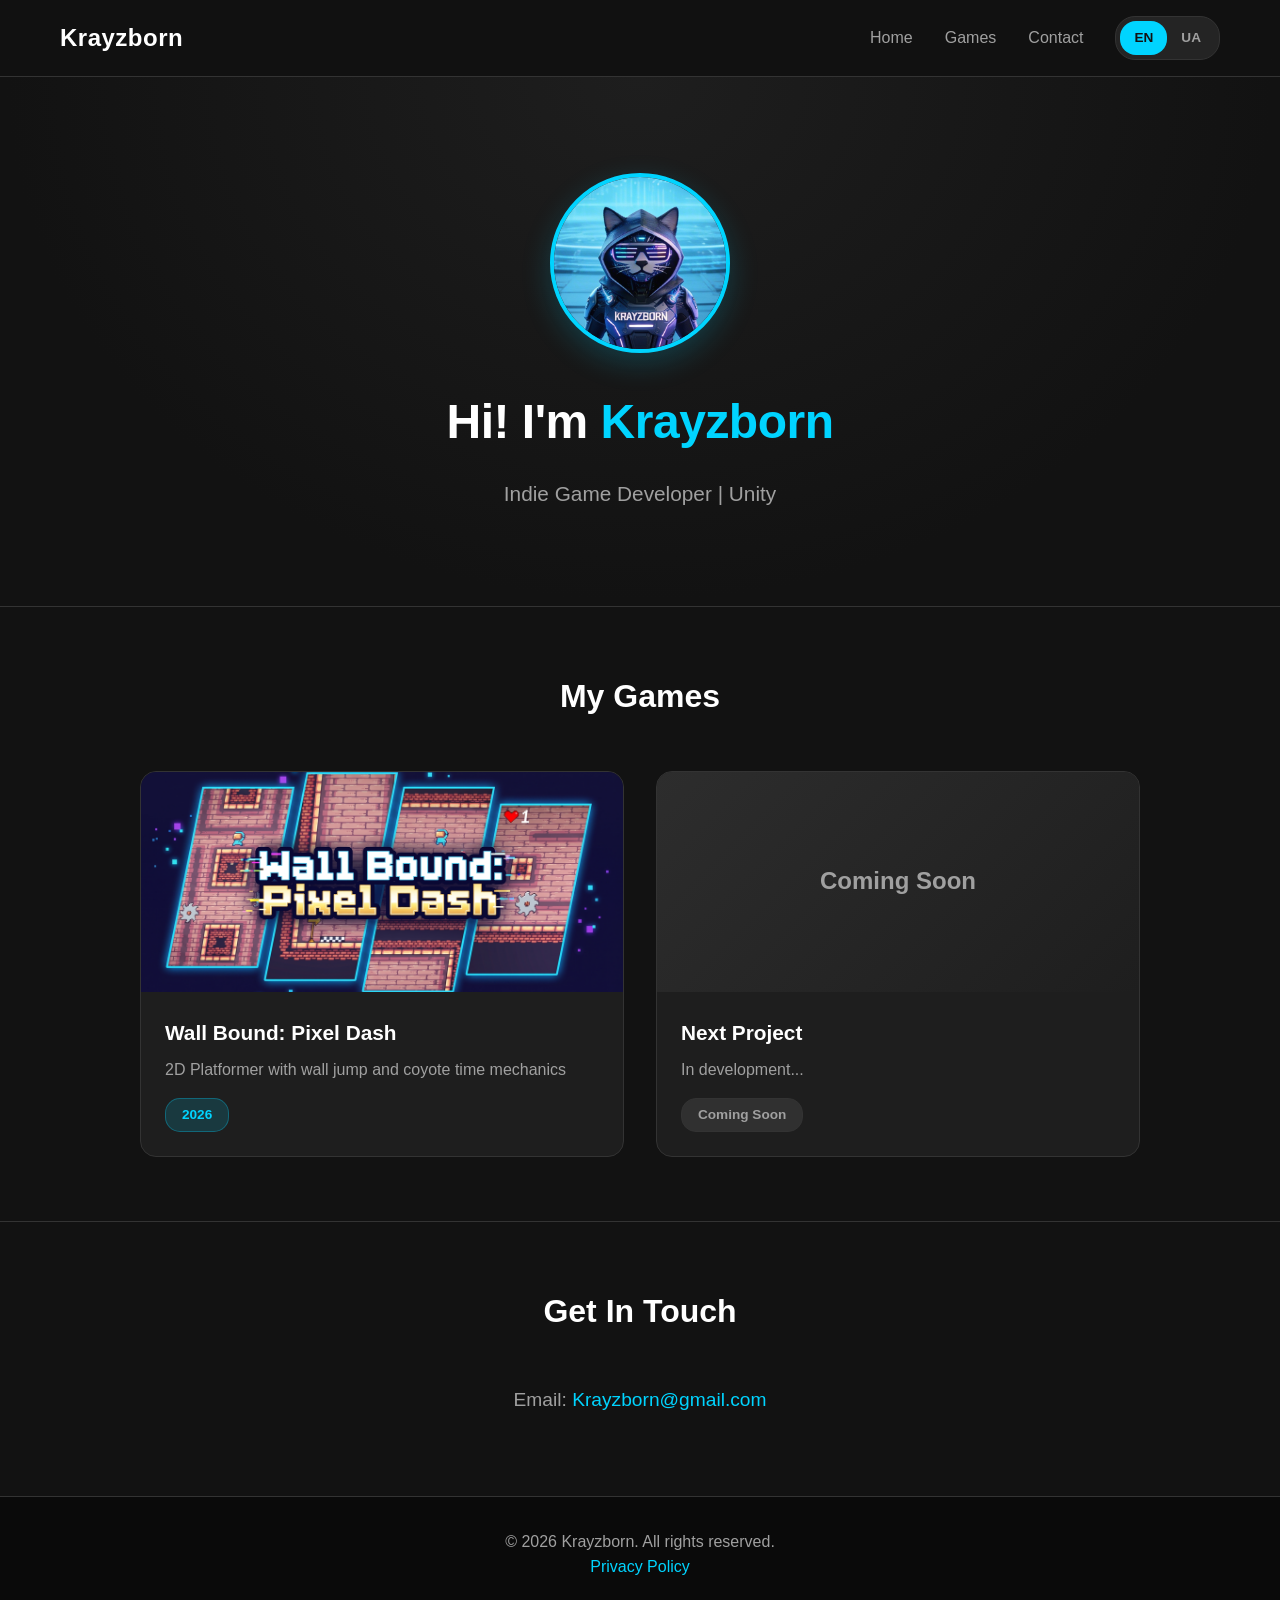
<file: index.html>
<!DOCTYPE html>
<html lang="en">
<head>
    <meta charset="UTF-8">
    <meta name="viewport" content="width=device-width, initial-scale=1.0">
    <title>Krayzborn - Indie Game Developer</title>
    <link rel="stylesheet" href="css/style.css">
</head>
<body>
    <!-- Navigation -->
    <nav class="navbar">
        <div class="container">
            <a href="#home" class="logo">Krayzborn</a>
            <div class="nav-right">
                <ul class="nav-links">
                    <li><a href="#home">Home</a></li>
                    <li><a href="#games">Games</a></li>
                    <li><a href="#contact">Contact</a></li>
                </ul>
                <!-- Language Switcher -->
                <div class="lang-switcher">
                    <a href="index.html" class="lang-btn active">EN</a>
                    <a href="index-ua.html" class="lang-btn">UA</a>
                </div>
            </div>
        </div>
    </nav>

    <!-- Hero Section -->
    <section id="home" class="hero">
        <div class="container">
            <img src="images/avatar.png" alt="Krayzborn" class="avatar">
            <h1>Hi! I'm <span class="accent-text">Krayzborn</span></h1>
            <p class="subtitle">Indie Game Developer | Unity</p>
        </div>
    </section>

    <!-- Games Section -->
    <section id="games" class="games">
        <div class="container">
            <h2>My Games</h2>
            <div class="games-grid">
                
                <!-- Game 1: Wall Bound -->
                <a href="games/wall-bound.html" class="game-card">
                    <div class="game-banner">
                        <img src="images/wall-bound-banner.png" alt="Wall Bound: Pixel Dash">
                        <div class="game-overlay">
                            <span class="play-icon">▶</span>
                        </div>
                    </div>
                    <div class="game-info">
                        <h3>Wall Bound: Pixel Dash</h3>
                        <p>2D Platformer with wall jump and coyote time mechanics</p>
                        <span class="game-tag">2026</span>
                    </div>
                </a>

                <!-- Placeholder for future games -->
                <div class="game-card coming-soon">
                    <div class="game-banner">
                        <div class="placeholder-banner">
                            <span>Coming Soon</span>
                        </div>
                    </div>
                    <div class="game-info">
                        <h3>Next Project</h3>
                        <p>In development...</p>
                        <span class="game-tag">Coming Soon</span>
                    </div>
                </div>

            </div>
        </div>
    </section>

    <!-- Contact Section -->
    <section id="contact" class="contact">
        <div class="container">
            <h2>Get In Touch</h2>
            <p>Email: <a href="mailto:Krayzborn@gmail.com">Krayzborn@gmail.com</a></p>
        </div>
    </section>

    <!-- Footer -->
    <footer class="footer">
        <div class="container">
            <p>&copy; 2026 Krayzborn. All rights reserved.</p>
            <p><a href="https://krayzborn.github.io/privacy-policy/">Privacy Policy</a></p>
        </div>
    </footer>
</body>
</html>
</file>
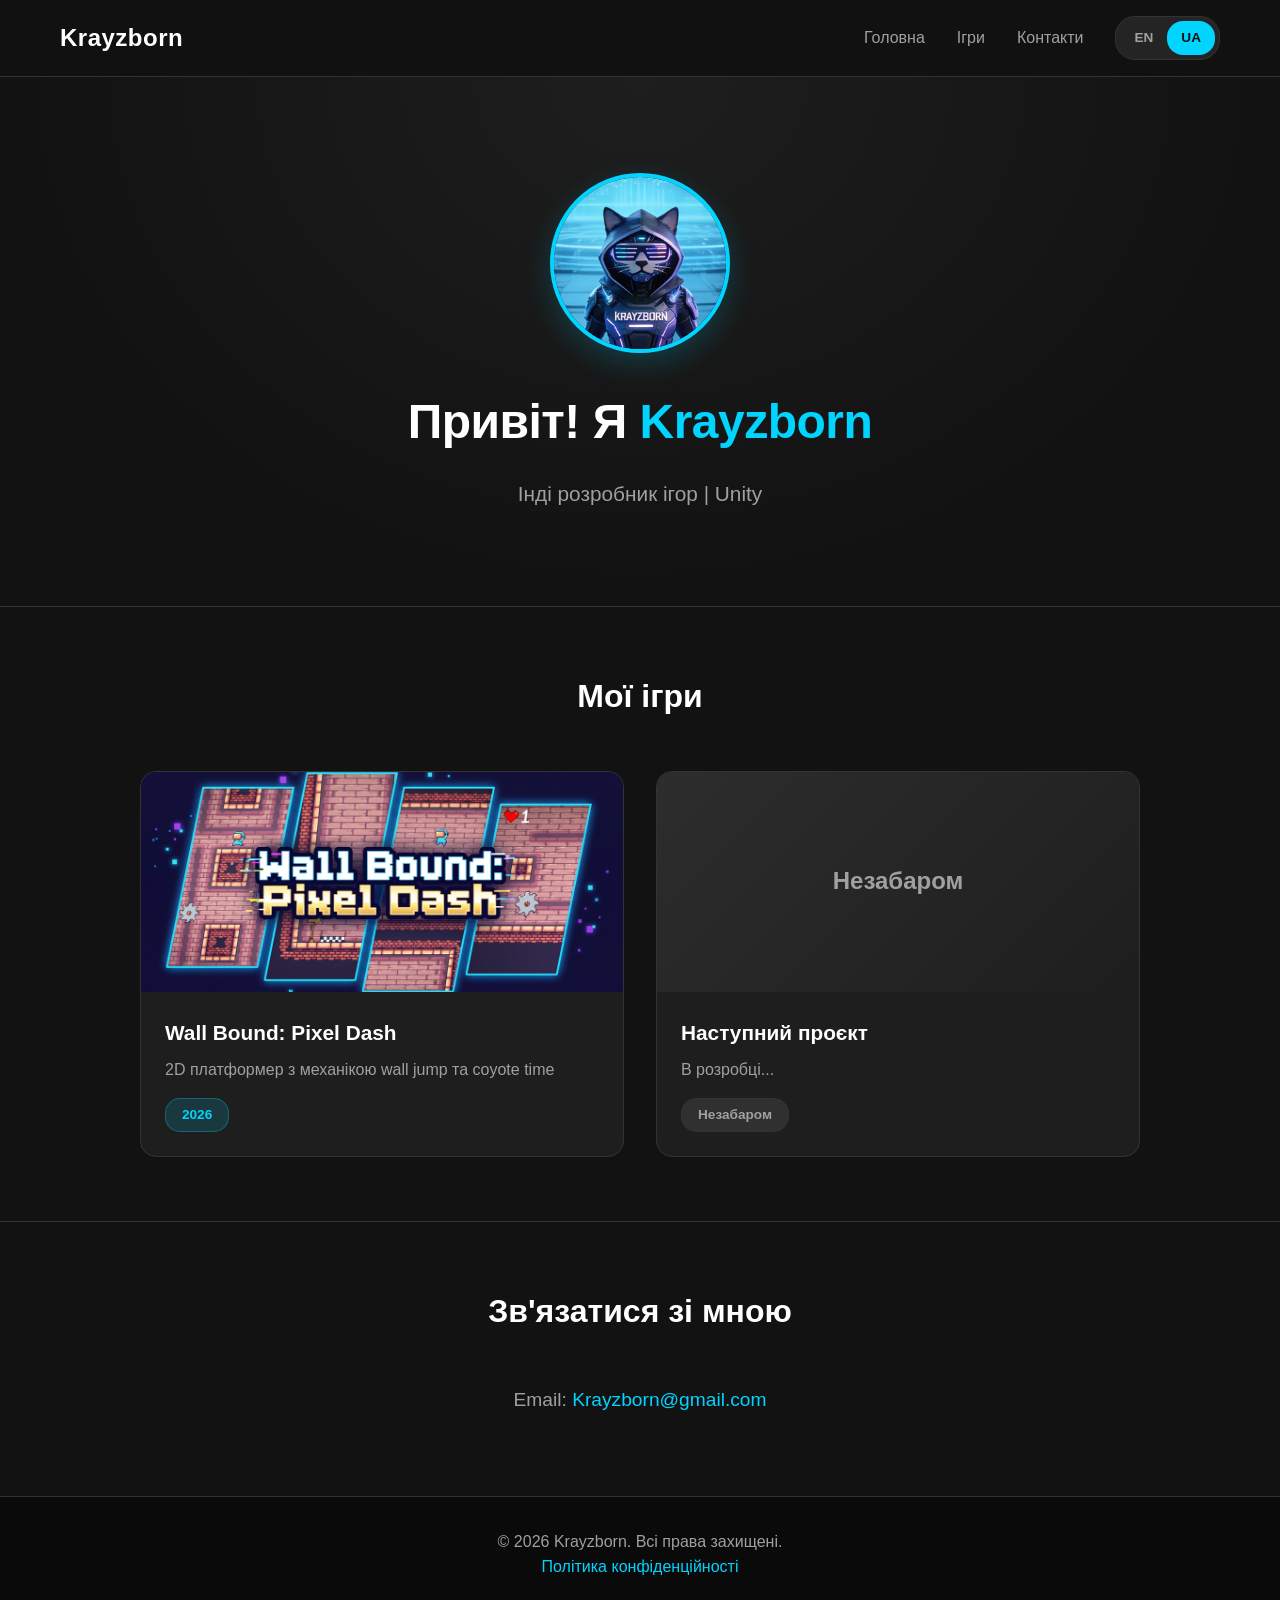
<file: index-ua.html>
<!DOCTYPE html>
<html lang="uk">
<head>
    <meta charset="UTF-8">
    <meta name="viewport" content="width=device-width, initial-scale=1.0">
    <title>Krayzborn - Інді Розробник Ігор</title>
    <link rel="stylesheet" href="css/style.css">
</head>
<body>
    <!-- Navigation -->
    <nav class="navbar">
        <div class="container">
            <a href="#home" class="logo">Krayzborn</a>
            <div class="nav-right">
                <ul class="nav-links">
                    <li><a href="#home">Головна</a></li>
                    <li><a href="#games">Ігри</a></li>
                    <li><a href="#contact">Контакти</a></li>
                </ul>
                <!-- Language Switcher -->
                <div class="lang-switcher">
                    <a href="index.html" class="lang-btn">EN</a>
                    <a href="index-ua.html" class="lang-btn active">UA</a>
                </div>
            </div>
        </div>
    </nav>

    <!-- Hero Section -->
    <section id="home" class="hero">
        <div class="container">
            <img src="images/avatar.png" alt="Krayzborn" class="avatar">
            <h1>Привіт! Я <span class="accent-text">Krayzborn</span></h1>
            <p class="subtitle">Інді розробник ігор | Unity</p>
        </div>
    </section>

    <!-- Games Section -->
    <section id="games" class="games">
        <div class="container">
            <h2>Мої ігри</h2>
            <div class="games-grid">
                
                <!-- Game 1: Wall Bound -->
                <a href="games/wall-bound-ua.html" class="game-card">
                    <div class="game-banner">
                        <img src="images/wall-bound-banner.png" alt="Wall Bound: Pixel Dash">
                        <div class="game-overlay">
                            <span class="play-icon">▶</span>
                        </div>
                    </div>
                    <div class="game-info">
                        <h3>Wall Bound: Pixel Dash</h3>
                        <p>2D платформер з механікою wall jump та coyote time</p>
                        <span class="game-tag">2026</span>
                    </div>
                </a>

                <!-- Placeholder for future games -->
                <div class="game-card coming-soon">
                    <div class="game-banner">
                        <div class="placeholder-banner">
                            <span>Незабаром</span>
                        </div>
                    </div>
                    <div class="game-info">
                        <h3>Наступний проєкт</h3>
                        <p>В розробці...</p>
                        <span class="game-tag">Незабаром</span>
                    </div>
                </div>

            </div>
        </div>
    </section>

    <!-- Contact Section -->
    <section id="contact" class="contact">
        <div class="container">
            <h2>Зв'язатися зі мною</h2>
            <p>Email: <a href="mailto:Krayzborn@gmail.com">Krayzborn@gmail.com</a></p>
        </div>
    </section>

    <!-- Footer -->
    <footer class="footer">
        <div class="container">
            <p>&copy; 2026 Krayzborn. Всі права захищені.</p>
            <p><a href="https://krayzborn.github.io/privacy-policy/">Політика конфіденційності</a></p>
        </div>
    </footer>
</body>
</html>
</file>
<file: css/style.css>
/* =========================================
   PREMIUM DARK THEME - Krayzborn
   ========================================= */

:root {
    --bg-primary: #121212;
    --bg-card: #1E1E1E;
    --bg-hover: #2D2D2D;
    --text-primary: #E0E0E0;
    --text-secondary: #A0A0A0;
    --accent: #00D4FF;
    --accent-hover: #33DDFF;
    --border: #333333;
}

* {
    margin: 0;
    padding: 0;
    box-sizing: border-box;
}

html {
    scroll-behavior: smooth;
}

body {
    font-family: 'Segoe UI', Tahoma, Geneva, Verdana, sans-serif;
    line-height: 1.6;
    color: var(--text-primary);
    background: var(--bg-primary);
}

.container {
    max-width: 1200px;
    margin: 0 auto;
    padding: 0 20px;
}

a {
    text-decoration: none;
    color: inherit;
}


/* =========================================
   Навигация
   ========================================= */

.navbar {
    background: rgba(18, 18, 18, 0.95);
    backdrop-filter: blur(10px);
    border-bottom: 1px solid var(--border);
    padding: 1rem 0;
    position: sticky;
    top: 0;
    z-index: 1000;
}

.navbar .container {
    display: flex;
    justify-content: space-between;
    align-items: center;
}

.logo {
    color: #FFFFFF;
    font-size: 1.5em;
    font-weight: bold;
    letter-spacing: 0.5px;
}

.nav-right {
    display: flex;
    align-items: center;
    gap: 2rem;
}

.nav-links {
    display: flex;
    list-style: none;
    gap: 2rem;
}

.nav-links a {
    color: var(--text-secondary);
    font-weight: 500;
    transition: color 0.3s;
}

.nav-links a:hover {
    color: var(--accent);
}


/* Переключатель языков */

.lang-switcher {
    display: flex;
    background: rgba(255, 255, 255, 0.08);
    border: 1px solid var(--border);
    border-radius: 20px;
    padding: 4px;
}

.lang-btn {
    padding: 6px 14px;
    color: var(--text-secondary);
    font-weight: bold;
    border-radius: 16px;
    transition: all 0.3s;
    font-size: 0.85em;
}

.lang-btn:hover {
    color: #FFFFFF;
}

.lang-btn.active {
    background: var(--accent);
    color: #121212;
}


/* =========================================
   Приветствие (Hero)
   ========================================= */

.hero {
    padding: 6rem 0;
    text-align: center;
    background: radial-gradient(ellipse at top, #1E1E1E 0%, #121212 70%);
    border-bottom: 1px solid var(--border);
}

.avatar {
    width: 180px;
    height: 180px;
    border-radius: 50%;
    border: 4px solid var(--accent);
    margin-bottom: 1.5rem;
    object-fit: cover;
    background-color: var(--bg-card);
    box-shadow: 0 10px 30px rgba(0, 212, 255, 0.2);
    display: inline-block;
}

.hero h1 {
    font-size: 3em;
    color: #FFFFFF;
    font-weight: 700;
    letter-spacing: -0.5px;
    margin-bottom: 1rem;
}

.accent-text {
    color: var(--accent);
}

.subtitle {
    font-size: 1.3em;
    color: var(--text-secondary);
}


/* =========================================
   Секции
   ========================================= */

section {
    padding: 4rem 0;
}

h2 {
    text-align: center;
    margin-bottom: 3rem;
    font-size: 2em;
    color: #FFFFFF;
    font-weight: 700;
}


/* =========================================
   Игры
   ========================================= */

.games {
    background: var(--bg-primary);
}

.games-grid {
    display: grid;
    grid-template-columns: repeat(auto-fit, minmax(320px, 1fr));
    gap: 2rem;
    max-width: 1000px;
    margin: 0 auto;
}

.game-card {
    background: var(--bg-card);
    border: 1px solid var(--border);
    border-radius: 16px;
    overflow: hidden;
    transition: all 0.3s ease;
    display: block;
    color: inherit;
}

.game-card:hover {
    transform: translateY(-8px);
    border-color: var(--accent);
    box-shadow: 0 15px 35px rgba(0, 212, 255, 0.15);
}

.game-banner {
    position: relative;
    height: 220px;
    overflow: hidden;
    background: #2D2D2D;
}

.game-banner img {
    width: 100%;
    height: 100%;
    object-fit: cover;
    display: block;
    transition: transform 0.3s;
}

.game-card:hover .game-banner img {
    transform: scale(1.05);
}

.game-overlay {
    position: absolute;
    top: 0;
    left: 0;
    right: 0;
    bottom: 0;
    background: rgba(0, 0, 0, 0.4);
    display: flex;
    align-items: center;
    justify-content: center;
    opacity: 0;
    transition: opacity 0.3s;
}

.game-card:hover .game-overlay {
    opacity: 1;
}

.play-icon {
    font-size: 3em;
    color: #FFFFFF;
}

.placeholder-banner {
    width: 100%;
    height: 100%;
    background: linear-gradient(135deg, #2D2D2D 0%, #1E1E1E 100%);
    display: flex;
    align-items: center;
    justify-content: center;
    color: var(--text-secondary);
    font-size: 1.5em;
    font-weight: bold;
}

.game-info {
    padding: 1.5rem;
}

.game-info h3 {
    color: #FFFFFF;
    margin-bottom: 0.5rem;
    font-size: 1.3em;
}

.game-info p {
    color: var(--text-secondary);
    margin-bottom: 1rem;
}

.game-tag {
    display: inline-block;
    background: rgba(0, 212, 255, 0.15);
    color: var(--accent);
    border: 1px solid rgba(0, 212, 255, 0.3);
    padding: 0.3rem 1rem;
    border-radius: 15px;
    font-size: 0.85em;
    font-weight: 600;
}

.coming-soon .game-tag {
    background: rgba(255, 255, 255, 0.08);
    color: var(--text-secondary);
    border-color: var(--border);
}


/* =========================================
   Контакты
   ========================================= */

.contact {
    text-align: center;
    border-top: 1px solid var(--border);
}

.contact p {
    font-size: 1.2em;
    color: var(--text-secondary);
    margin: 1rem 0;
}

.contact a {
    color: var(--accent);
    font-weight: 500;
}

.contact a:hover {
    text-decoration: underline;
}


/* =========================================
   Футер
   ========================================= */

.footer {
    background: #0A0A0A;
    border-top: 1px solid var(--border);
    text-align: center;
    padding: 2rem 0;
    color: var(--text-secondary);
}

.footer a {
    color: var(--accent);
}

.footer a:hover {
    text-decoration: underline;
}


/* =========================================
   Responsive Design
   ========================================= */

/* --- Tablet --- */

@media (max-width: 1024px) {
    .container {
        padding: 0 24px;
    }

    .nav-right {
        gap: 1.25rem;
    }

    .nav-links {
        gap: 1.25rem;
    }

    .hero {
        padding: 5rem 0;
    }

    .hero h1 {
        font-size: 2.6em;
    }

    .avatar {
        width: 160px;
        height: 160px;
    }

    section {
        padding: 3.5rem 0;
    }

    .games-grid {
        grid-template-columns: repeat(2, minmax(0, 1fr));
        gap: 1.5rem;
    }
}


/* --- Mobile Portrait --- */

@media (max-width: 768px) {
    .container {
        padding: 0 16px;
    }

    /* --- Navigation --- */

    .navbar {
        padding: 0.65rem 0;
    }

    .navbar .container {
        flex-direction: row;
        gap: 0.75rem;
    }

    .logo {
        font-size: 1.25em;
        flex-shrink: 0;
    }

    .nav-right {
        flex-direction: row;
        gap: 0.75rem;
        min-width: 0;
    }

    .nav-links {
        gap: 0.75rem;
        font-size: 0.85em;
        flex-wrap: nowrap;
        white-space: nowrap;
    }

    .lang-switcher {
        flex-shrink: 0;
    }

    .lang-btn {
        padding: 5px 10px;
        font-size: 0.8em;
    }

    /* --- Hero --- */

    .hero {
        padding: 4rem 0;
    }

    .avatar {
        width: 140px;
        height: 140px;
        margin-bottom: 1.25rem;
    }

    .hero h1 {
        font-size: clamp(1.8rem, 7vw, 2.3rem);
    }

    .subtitle {
        font-size: 1.1em;
    }

    /* --- Sections --- */

    section {
        padding: 3rem 0;
    }

    h2 {
        margin-bottom: 2rem;
        font-size: 1.7em;
    }

    /* --- Games --- */

    .games-grid {
        grid-template-columns: 1fr;
        gap: 1.5rem;
    }

    .game-banner {
        height: auto;
        aspect-ratio: 16 / 9;
    }

    .game-info {
        padding: 1.25rem;
    }

    .game-info h3 {
        font-size: 1.2em;
    }

    /* --- Contact --- */

    .contact p {
        font-size: 1.05em;
    }

    /* --- Footer --- */

    .footer {
        padding: 1.5rem 0;
    }
}


/* --- Small Mobile --- */

@media (max-width: 480px) {
    .navbar .container {
        gap: 0.5rem;
    }

    .logo {
        font-size: 1.15em;
    }

    .nav-right {
        gap: 0.5rem;
    }

    .nav-links {
        gap: 0.5rem;
        font-size: 0.78em;
    }

    .lang-btn {
        padding: 4px 8px;
        font-size: 0.75em;
    }

    .hero {
        padding: 3rem 0;
    }

    .avatar {
        width: 120px;
        height: 120px;
    }

    .hero h1 {
        font-size: 1.8rem;
    }

    .subtitle {
        font-size: 1em;
    }

    .game-info {
        padding: 1rem;
    }
}


/* --- Mobile Landscape --- */

@media (max-width: 900px) and (orientation: landscape) {
    .navbar {
        padding: 0.4rem 0;
    }

    .navbar .container {
        flex-direction: row;
        gap: 0.5rem;
    }

    .logo {
        font-size: 1.15em;
    }

    .nav-right {
        flex-direction: row;
        gap: 0.6rem;
    }

    .nav-links {
        gap: 0.7rem;
        font-size: 0.8em;
        flex-wrap: nowrap;
    }

    .lang-btn {
        padding: 4px 9px;
        font-size: 0.75em;
    }

    .hero {
        padding: 2rem 0;
    }

    .avatar {
        width: 90px;
        height: 90px;
        border-width: 3px;
        margin-bottom: 0.75rem;
    }

    .hero h1 {
        font-size: 1.7rem;
        margin-bottom: 0.5rem;
    }

    .subtitle {
        font-size: 0.95em;
    }

    section {
        padding: 2rem 0;
    }

    h2 {
        margin-bottom: 1.5rem;
        font-size: 1.5em;
    }

    .games-grid {
        grid-template-columns: repeat(2, minmax(0, 1fr));
    }

    .game-banner {
        aspect-ratio: 16 / 9;
        height: auto;
    }
}


/* --- Very Small Landscape Screens --- */

@media (max-width: 700px) and (orientation: landscape) {
    .navbar {
        padding: 0.3rem 0;
    }

    .hero {
        padding: 1.5rem 0;
    }

    .avatar {
        width: 70px;
        height: 70px;
        margin-bottom: 0.5rem;
    }

    .hero h1 {
        font-size: 1.5rem;
    }

    .subtitle {
        font-size: 0.85em;
    }
}
</file>
